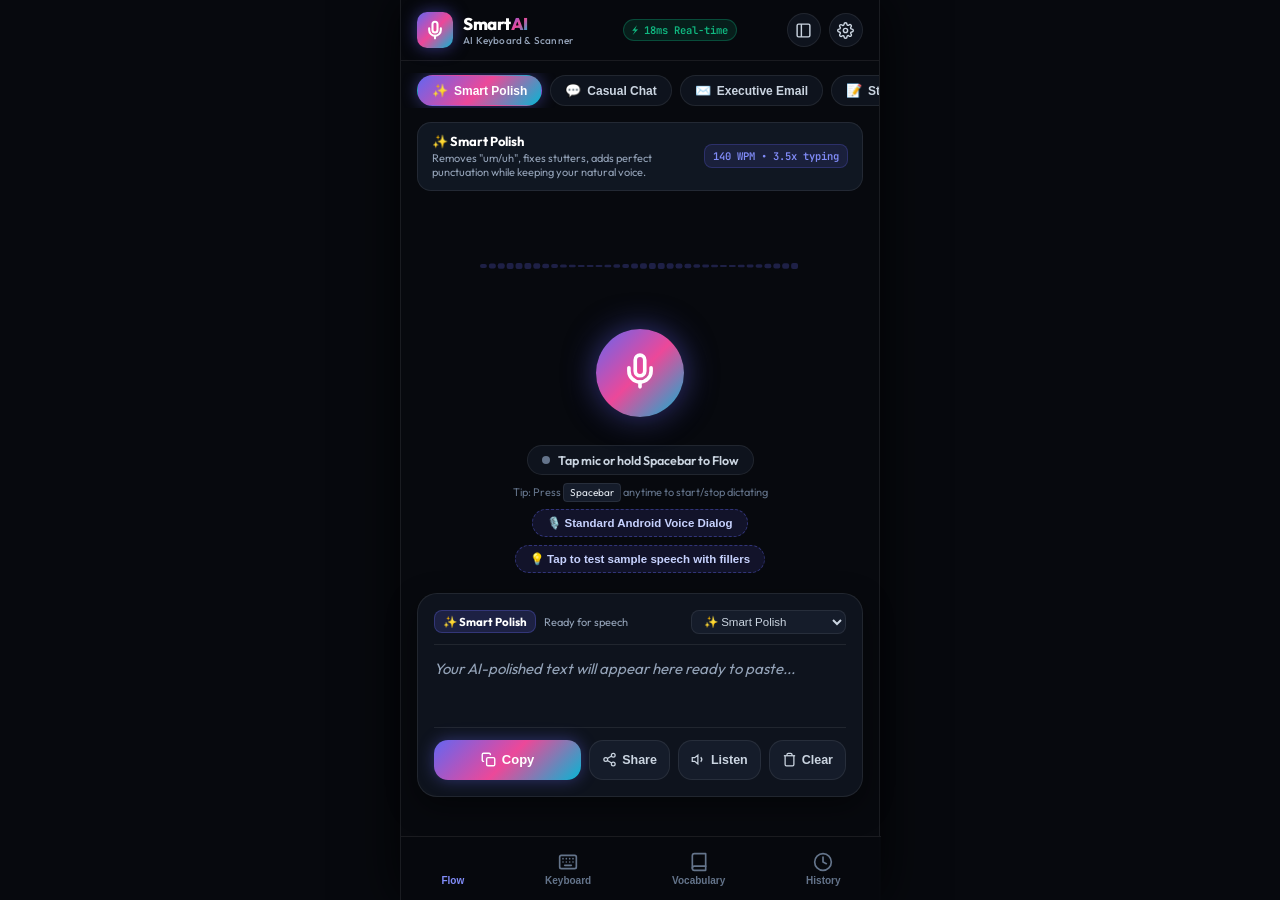
<file: index.html>
<!DOCTYPE html>
<html lang="en">
<head>
  <meta charset="UTF-8">
  <meta name="viewport" content="width=device-width, initial-scale=1.0, maximum-scale=1.0, user-scalable=no, viewport-fit=cover">
  <meta name="theme-color" content="#07090e">
  <meta name="apple-mobile-web-app-capable" content="yes">
  <meta name="apple-mobile-web-app-status-bar-style" content="black-translucent">
  <meta name="description" content="Smart AI Keyboard - Executive AI voice dictation, smart contact card scanner, and system-wide Android keyboard.">
  <title>Smart AI Keyboard - Voice Dictation &amp; Card Scanner</title>

  <!-- Google Fonts: Outfit & JetBrains Mono -->
  <link rel="preconnect" href="https://fonts.googleapis.com">
  <link rel="preconnect" href="https://fonts.gstatic.com" crossorigin>
  <link href="https://fonts.googleapis.com/css2?family=JetBrains+Mono:wght@400;500;700&family=Outfit:wght@300;400;500;600;700;800&display=swap" rel="stylesheet">

  <link rel="stylesheet" href="./css/app.css">
  <link rel="manifest" href="./manifest.json">
</head>
<body>

  <!-- Floating Flow HUD (Draggable Overlay Bubble) -->
  <div class="floating-hud-overlay" id="floatingHud">
    <div class="floating-hud-pill">
      <button class="hud-mic-btn" id="btnHudMic" title="Tap to Flow">
        <svg viewBox="0 0 24 24" fill="none" stroke="currentColor" stroke-width="2.2" stroke-linecap="round" stroke-linejoin="round">
          <path d="M12 2a3 3 0 0 0-3 3v7a3 3 0 0 0 6 0V5a3 3 0 0 0-3-3Z"></path>
          <path d="M19 10v2a7 7 0 0 1-14 0v-2"></path>
          <line x1="12" x2="12" y1="19" y2="22"></line>
        </svg>
      </button>
      <div class="hud-info">
        <span class="hud-title">Smart AI HUD</span>
        <span class="hud-sub" id="hudStatusText">Tap to Dictate</span>
      </div>
      <button class="hud-action-btn" id="btnHudCopy" title="Copy Latest Result">📋</button>
      <button class="hud-close-btn" id="btnHudClose" title="Hide Floating HUD">✕</button>
    </div>
  </div>

  <div class="app-layout-wrapper">

    <!-- Top Navigation Header -->
    <header class="app-header">
      <div class="header-content">
        
        <!-- Brand Logo -->
        <div class="brand-block" id="topLogoBtn">
          <div class="brand-logo-icon">
            <svg viewBox="0 0 24 24" fill="none" stroke="currentColor" stroke-width="2.5" stroke-linecap="round" stroke-linejoin="round">
              <path d="M12 2a3 3 0 0 0-3 3v7a3 3 0 0 0 6 0V5a3 3 0 0 0-3-3Z"></path>
              <path d="M19 10v2a7 7 0 0 1-14 0v-2"></path>
              <line x1="12" x2="12" y1="19" y2="22"></line>
            </svg>
          </div>
          <div class="brand-text">
            <div class="brand-title">Smart<span>AI</span></div>
            <div class="brand-tagline">AI Keyboard &amp; Scanner</div>
          </div>
        </div>

        <!-- Latency Indicator Badge -->
        <div class="latency-badge" id="liveLatencyPill">
          ⚡ 18ms Real-time
        </div>

        <!-- Header Actions -->
        <div class="header-actions">
          <button class="icon-header-btn" id="btnHeaderFloatingHud" title="Toggle Floating HUD Overlay">
            <svg viewBox="0 0 24 24" fill="none" stroke="currentColor" stroke-width="2"><rect x="3" y="3" width="18" height="18" rx="2" ry="2"></rect><line x1="9" y1="3" x2="9" y2="21"></line></svg>
          </button>
          <button class="icon-header-btn" id="btnHeaderSettings" title="Settings & AI Model">
            <svg viewBox="0 0 24 24" fill="none" stroke="currentColor" stroke-width="2"><circle cx="12" cy="12" r="3"></circle><path d="M19.4 15a1.65 1.65 0 0 0 .33 1.82l.06.06a2 2 0 0 1 0 2.83 2 2 0 0 1-2.83 0l-.06-.06a1.65 1.65 0 0 0-1.82-.33 1.65 1.65 0 0 0-1 1.51V21a2 2 0 0 1-2 2 2 2 0 0 1-2-2v-.09A1.65 1.65 0 0 0 9 19.4a1.65 1.65 0 0 0-1.82.33l-.06.06a2 2 0 0 1-2.83 0 2 2 0 0 1 0-2.83l.06-.06a1.65 1.65 0 0 0 .33-1.82 1.65 1.65 0 0 0-1.51-1H3a2 2 0 0 1-2-2 2 2 0 0 1 2-2h.09A1.65 1.65 0 0 0 4.6 9a1.65 1.65 0 0 0-.33-1.82l-.06-.06a2 2 0 0 1 0-2.83 2 2 0 0 1 2.83 0l.06.06a1.65 1.65 0 0 0 1.82.33H9a1.65 1.65 0 0 0 1-1.51V3a2 2 0 0 1 2-2 2 2 0 0 1 2 2v.09a1.65 1.65 0 0 0 1 1.51 1.65 1.65 0 0 0 1.82-.33l.06-.06a2 2 0 0 1 2.83 0 2 2 0 0 1 0 2.83l-.06.06a1.65 1.65 0 0 0-.33 1.82V9a1.65 1.65 0 0 0 1.51 1H21a2 2 0 0 1 2 2 2 2 0 0 1-2 2h-.09a1.65 1.65 0 0 0-1.51 1z"></path></svg>
          </button>
        </div>

      </div>
    </header>

    <!-- Main Application Viewport -->
    <main class="app-viewport">

      <!-- =================================================================
           VIEW 1: PRIMARY DICTATION ARENA (Flow, Visualizer, Polishing)
           ================================================================= -->
      <section class="view-screen active" id="viewFlow">

        <!-- Flow Style Selector Horizontal Track -->
        <div class="mode-track-wrapper">
          <div class="mode-track-container" id="modePillsTrack">
            <!-- Dynamically populated with Flow Modes -->
          </div>
        </div>

        <!-- Active Mode Summary Card -->
        <div class="active-mode-banner">
          <div class="mode-banner-info">
            <span class="mode-banner-title" id="activeModeBannerName">✨ Smart Polish</span>
            <span class="mode-banner-desc" id="activeModeBannerDesc">Strips filler words, fixes stutters, adds natural punctuation.</span>
          </div>
          <span class="mode-banner-badge" id="wpmLiveCounter">140 WPM • 3.5x typing</span>
        </div>

        <!-- Central Voice Arena & 60fps Wave Visualizer -->
        <div class="voice-hero-arena">
          
          <div class="visualizer-container">
            <canvas id="waveCanvas" class="wave-canvas"></canvas>
          </div>

          <!-- Central Pulsing Glow Mic Button -->
          <div class="mic-trigger-container">
            <div class="mic-ripple-ring" id="micRipple"></div>
            <button class="main-mic-button" id="btnMainMic" title="Tap or hold Spacebar to Flow">
              <div class="mic-icon-inner">
                <svg viewBox="0 0 24 24" fill="none" stroke="currentColor" stroke-width="2.3" stroke-linecap="round" stroke-linejoin="round">
                  <path d="M12 2a3 3 0 0 0-3 3v7a3 3 0 0 0 6 0V5a3 3 0 0 0-3-3Z"></path>
                  <path d="M19 10v2a7 7 0 0 1-14 0v-2"></path>
                  <line x1="12" x2="12" y1="19" y2="22"></line>
                </svg>
              </div>
            </button>
          </div>

          <!-- Status Indicator Pill -->
          <div class="status-pill ready" id="statusPill">
            <span class="status-pulse-dot"></span>
            <span id="statusPillText">Tap mic or hold Spacebar to Flow</span>
          </div>

          <div class="spacebar-hint">
            Tip: Press <kbd>Spacebar</kbd> anytime to start/stop dictating
          </div>

          <!-- Voice Actions & Quick Tests -->
          <div class="demo-test-container" style="margin-top: 10px; display: flex; flex-wrap: wrap; gap: 8px; justify-content: center;">
            <button class="btn-demo-phrase" id="btnStandardVoiceDialog" title="Open Google Voice / Android Standard Voice Input Dialog">
              <span>🎙️ Standard Android Voice Dialog</span>
            </button>
            <button class="btn-demo-phrase" id="btnDemoPhrase" title="Test Flow AI instant transformation without speaking">
              <span>💡 Tap to test sample speech with fillers</span>
            </button>
          </div>

        </div>

        <!-- Real-Time Interim Speech Stream -->
        <div class="live-interim-card" id="liveInterimContainer">
          <div class="interim-header">
            <span class="interim-label">Live Voice Stream</span>
            <span class="interim-badge">Sub-20ms Engine</span>
          </div>
          <div class="interim-text" id="liveInterimText">Listening for speech...</div>
        </div>

        <!-- AI Polished Result Output Card -->
        <div class="polished-output-card has-content" id="outputCard">
          
          <div class="output-card-header">
            <div style="display: flex; align-items: center; gap: 8px;">
              <span class="output-mode-pill" id="outputModeBadge">✨ Smart Polish</span>
              <span class="output-stats-text" id="outputMetaStats">Ready for speech</span>
            </div>
            <div style="display: flex; gap: 6px;">
              <select class="repolish-dropdown" id="selectRepolishTone" title="Change Flow Tone">
                <option value="polish">✨ Smart Polish</option>
                <option value="casual">💬 Casual (WhatsApp)</option>
                <option value="email">✉️ Executive Email</option>
                <option value="notes">📝 Structured Notes</option>
                <option value="direct">⚡ Raw Dictation</option>
                <option value="code">💻 Code & Dev</option>
                <option value="command">🪄 AI Prompt / Action</option>
              </select>
            </div>
          </div>

          <!-- Main Formatted Result -->
          <div class="polished-content-area" id="outputContent" contenteditable="true" spellcheck="false" data-placeholder="Your AI-polished text will appear here ready to paste..."></div>

          <!-- Quick Action Toolbar -->
          <div class="output-actions-toolbar">
            <button class="btn-action-primary" id="btnCopyResult" title="Copy to Clipboard">
              <svg width="15" height="15" viewBox="0 0 24 24" fill="none" stroke="currentColor" stroke-width="2.2"><rect x="9" y="9" width="13" height="13" rx="2" ry="2"></rect><path d="M5 15H4a2 2 0 0 1-2-2V4a2 2 0 0 1 2-2h9a2 2 0 0 1 2 2v1"></path></svg>
              <span>Copy</span>
            </button>
            <button class="btn-action-secondary" id="btnShareResult" title="Share to WhatsApp, Slack, Gmail">
              <svg width="15" height="15" viewBox="0 0 24 24" fill="none" stroke="currentColor" stroke-width="2"><circle cx="18" cy="5" r="3"></circle><circle cx="6" cy="12" r="3"></circle><circle cx="18" cy="19" r="3"></circle><line x1="8.59" y1="13.51" x2="15.42" y2="17.49"></line><line x1="15.41" y1="6.51" x2="8.59" y2="10.49"></line></svg>
              <span>Share</span>
            </button>
            <button class="btn-action-secondary" id="btnSpeakResult" title="Listen with Text-to-Speech">
              <svg width="15" height="15" viewBox="0 0 24 24" fill="none" stroke="currentColor" stroke-width="2"><polygon points="11 5 6 9 2 9 2 15 6 15 11 19 11 5"></polygon><path d="M15.54 8.46a5 5 0 0 1 0 7.07"></path></svg>
              <span>Listen</span>
            </button>
            <button class="btn-action-secondary" id="btnClearResult" title="Clear">
              <svg width="15" height="15" viewBox="0 0 24 24" fill="none" stroke="currentColor" stroke-width="2"><polyline points="3 6 5 6 21 6"></polyline><path d="M19 6v14a2 2 0 0 1-2 2H7a2 2 0 0 1-2-2V6m3 0V4a2 2 0 0 1 2-2h4a2 2 0 0 1 2 2v2"></path></svg>
              <span>Clear</span>
            </button>
          </div>

        </div>

      </section>

      <!-- =================================================================
           VIEW 2: ANDROID KEYBOARD (IME) COMPANION
           ================================================================= -->
      <section class="view-screen" id="viewKeyboard">

        <div class="view-header-banner">
          <div class="view-header-icon">⌨️</div>
          <div>
            <h3>Replace Typing System-Wide</h3>
            <p>Use Wispr Flow inside WhatsApp, Gmail, Chrome, and all Android apps.</p>
          </div>
        </div>

        <!-- Interactive Keyboard Test Arena -->
        <div class="keyboard-preview-container">
          
          <div class="form-group" style="margin-bottom: 12px;">
            <label class="form-label">Interactive Test Input Field (Tap Spacebar Mic to Dictate):</label>
            <textarea id="keyboardTestInput" class="form-control" rows="3" placeholder="Tap the glowing Mic Spacebar below to dictate text directly into this field..."></textarea>
          </div>

          <!-- Simulated Modern Android IME Keyboard Layout -->
          <div class="simulated-keyboard">
            
            <!-- Suggestion / Flow Status Bar -->
            <div class="kb-suggestion-bar">
              <span class="kb-suggestion-chip" id="keyboardMicStatus">Hold or Tap to Dictate with AI</span>
            </div>

            <!-- QWERTY Row 1 -->
            <div class="kb-row">
              <button class="kb-key" data-char="q">q</button>
              <button class="kb-key" data-char="w">w</button>
              <button class="kb-key" data-char="e">e</button>
              <button class="kb-key" data-char="r">r</button>
              <button class="kb-key" data-char="t">t</button>
              <button class="kb-key" data-char="y">y</button>
              <button class="kb-key" data-char="u">u</button>
              <button class="kb-key" data-char="i">i</button>
              <button class="kb-key" data-char="o">o</button>
              <button class="kb-key" data-char="p">p</button>
            </div>

            <!-- QWERTY Row 2 -->
            <div class="kb-row">
              <button class="kb-key" data-char="a">a</button>
              <button class="kb-key" data-char="s">s</button>
              <button class="kb-key" data-char="d">d</button>
              <button class="kb-key" data-char="f">f</button>
              <button class="kb-key" data-char="g">g</button>
              <button class="kb-key" data-char="h">h</button>
              <button class="kb-key" data-char="j">j</button>
              <button class="kb-key" data-char="k">k</button>
              <button class="kb-key" data-char="l">l</button>
            </div>

            <!-- QWERTY Row 3 -->
            <div class="kb-row">
              <button class="kb-key kb-key-fn" data-char="shift">⇧</button>
              <button class="kb-key" data-char="z">z</button>
              <button class="kb-key" data-char="x">x</button>
              <button class="kb-key" data-char="c">c</button>
              <button class="kb-key" data-char="v">v</button>
              <button class="kb-key" data-char="b">b</button>
              <button class="kb-key" data-char="n">n</button>
              <button class="kb-key" data-char="m">m</button>
              <button class="kb-key kb-key-fn" data-char="backspace">⌫</button>
            </div>

            <!-- Spacebar Row with Glowing Flow AI Mic Button -->
            <div class="kb-row">
              <button class="kb-key kb-key-fn" data-char="?123">?123</button>
              <button class="kb-key kb-key-fn" data-char=",">,</button>
              
              <!-- Central Flow Spacebar with integrated AI Voice Mic -->
              <button class="kb-space-mic-btn" id="btnKeyboardMicSpace" title="Tap to Speak with Wispr Flow AI">
                <div class="space-mic-dot"></div>
                <svg width="18" height="18" viewBox="0 0 24 24" fill="none" stroke="currentColor" stroke-width="2.3">
                  <path d="M12 2a3 3 0 0 0-3 3v7a3 3 0 0 0 6 0V5a3 3 0 0 0-3-3Z"></path>
                  <path d="M19 10v2a7 7 0 0 1-14 0v-2"></path>
                  <line x1="12" x2="12" y1="19" y2="22"></line>
                </svg>
                <span>Wispr Flow (Tap to Speak)</span>
              </button>

              <button class="kb-key kb-key-fn" data-char=".">.</button>
              <button class="kb-key kb-key-action" data-char="enter">⏎</button>
            </div>

          </div>

        </div>

        <!-- System Setup Guide Card -->
        <div class="setup-guide-card">
          <div class="guide-card-title">
            <svg width="18" height="18" viewBox="0 0 24 24" fill="none" stroke="currentColor" stroke-width="2"><path d="M12 22s8-4 8-10V5l-8-3-8 3v7c0 6 8 10 8 10z"></path></svg>
            How Wispr Flow Replaces Mobile Typing
          </div>
          <p style="font-size: 12px; color: var(--text-muted); margin-bottom: 12px;">
            Wispr Flow provides two universal mechanisms to eliminate typing across your phone:
          </p>

          <div class="guide-step-item">
            <div class="step-num">1</div>
            <div style="flex: 1;">
              <strong>Floating Flow HUD / Bubble Overlay</strong>
              <p>A floating microphone bubble hovers over WhatsApp, Slack, and Gmail. Tap it to speak, and your polished thoughts are auto-copied to the clipboard with instant paste.</p>
              <button class="btn-primary-sm" id="btnLaunchFloatingOverlay" style="margin-top: 8px;">
                🚀 Launch Floating Voice HUD
              </button>
            </div>
          </div>

          <div class="guide-step-item">
            <div class="step-num">2</div>
            <div style="flex: 1;">
              <strong>Android Custom Keyboard (IME) Extension</strong>
              <p>In Android Settings &gt; System &gt; Languages &gt; On-screen keyboard, enable <strong>Wispr Flow Keyboard</strong>. The AI Mic is built right into your spacebar for 1-tap text field injection.</p>
              <button class="btn-secondary-sm" id="btnOpenKeyboardSettings" style="margin-top: 8px;">
                ⚙️ Open Android Keyboard Settings
              </button>
            </div>
          </div>
        </div>

      </section>

      <!-- =================================================================
           VIEW 3: PERSONAL VOCABULARY & CUSTOM DICTIONARY
           ================================================================= -->
      <section class="view-screen" id="viewDictionary">
        
        <div class="view-header-banner">
          <div class="view-header-icon">📖</div>
          <div>
            <h3>Personal Vocabulary & Jargon</h3>
            <p>Teach Wispr Flow your company names, tech acronyms, and colleague names.</p>
          </div>
        </div>

        <!-- Add Vocabulary Word Card -->
        <div class="add-vocab-card">
          <div style="font-size: 13px; font-weight: 700; color: #fff; margin-bottom: 8px;">
            + Add New Custom Term
          </div>

          <div style="display: grid; grid-template-columns: 1fr 1fr; gap: 8px; margin-bottom: 8px;">
            <div>
              <label class="form-label">Spoken Word / Jargon</label>
              <input type="text" id="inputNewWord" class="form-control" placeholder="e.g. Postgres, K8s, Tomesh">
            </div>
            <div>
              <label class="form-label">Exact Written Replacement</label>
              <input type="text" id="inputNewReplacement" class="form-control" placeholder="e.g. PostgreSQL, Kubernetes">
            </div>
          </div>

          <div style="display: flex; gap: 8px; align-items: flex-end;">
            <div style="flex: 1;">
              <label class="form-label">Category</label>
              <select id="selectNewCategory" class="form-control">
                <option value="tech">Technology / Programming</option>
                <option value="brand">Company / Brand Name</option>
                <option value="people">Colleague / Client Name</option>
                <option value="acronym">Acronym / Abbreviation</option>
                <option value="custom">General Custom Term</option>
              </select>
            </div>
            <button class="btn-primary" id="btnAddDictWord" style="height: 38px; padding: 0 16px;">
              Add Word
            </button>
          </div>
        </div>

        <div class="section-header-compact">
          <span class="section-title-sm">Active Vocabulary Terms</span>
        </div>

        <div class="vocab-list" id="dictList">
          <!-- Dynamically populated -->
        </div>

      </section>

      <!-- =================================================================
           VIEW 4: FLOW HISTORY & VOICE NOTES LIBRARY
           ================================================================= -->
      <section class="view-screen" id="viewHistory">

        <div class="view-header-banner">
          <div class="view-header-icon">🕒</div>
          <div>
            <h3>Flow History & Voice Notes</h3>
            <p>Access, search, and re-copy every voice dictation and AI polish.</p>
          </div>
        </div>

        <!-- Search Bar -->
        <div class="search-box-wrapper">
          <svg class="search-icon" width="18" height="18" viewBox="0 0 24 24" fill="none" stroke="currentColor" stroke-width="2">
            <circle cx="11" cy="11" r="8"></circle>
            <line x1="21" y1="21" x2="16.65" y2="16.65"></line>
          </svg>
          <input type="text" id="inputSearchHistory" class="search-input" placeholder="Search past voice notes, topics, keywords...">
        </div>

        <div class="section-header-compact">
          <span class="section-title-sm">Recent Voice Notes</span>
          <button class="btn-text-sm delete" id="btnClearAllHistory">Clear History</button>
        </div>

        <div class="history-list" id="historyFeed">
          <!-- Dynamically populated -->
        </div>

      </section>

      <!-- =================================================================
           VIEW 5: SETTINGS, AI ENGINE & SPEEDOMETER
           ================================================================= -->
      <section class="view-screen" id="viewSettings">

        <div class="settings-container">

          <!-- Speedometer & Time Saved Card -->
          <div class="settings-card stats-highlight-card">
            <div style="font-size: 14px; font-weight: 700; color: #fff; margin-bottom: 12px; display: flex; align-items: center; gap: 8px;">
              <span>⚡ Your Voice Dictation Productivity</span>
            </div>

            <div class="stats-grid-row">
              <div class="stat-box">
                <span class="stat-value" id="statWordsSpoken">0</span>
                <span class="stat-caption">Words Spoken</span>
              </div>
              <div class="stat-box">
                <span class="stat-value" id="statTimeSaved">0m</span>
                <span class="stat-caption">Time Saved vs Typing</span>
              </div>
              <div class="stat-box">
                <span class="stat-value" id="statAverageWpm">140 WPM</span>
                <span class="stat-caption">Avg Speaking Speed</span>
              </div>
            </div>
            <div style="font-size: 11px; color: var(--text-muted); margin-top: 10px; text-align: center;">
              Speaking with Wispr Flow is on average <strong>3.4x faster</strong> than standard mobile thumb typing.
            </div>
          </div>

          <!-- Google Gemini AI Engine Configuration -->
          <div class="settings-card">
            <div class="settings-card-title">
              <svg width="18" height="18" viewBox="0 0 24 24" fill="none" stroke="currentColor" stroke-width="2"><polygon points="12 2 15.09 8.26 22 9.27 17 14.14 18.18 21.02 12 17.77 5.82 21.02 7 14.14 2 9.27 8.91 8.26 12 2"></polygon></svg>
              Google Gemini 2.0 Flash AI Engine
            </div>
            <p style="font-size: 12px; color: var(--text-muted); margin-bottom: 14px;">
              Wispr Flow uses Google Gemini 2.0 Flash for sub-second voice polishing, context formatting, and filler word elimination.
            </p>

            <div class="form-group">
              <div style="display: flex; justify-content: space-between; align-items: center; margin-bottom: 6px;">
                <label class="form-label" style="margin-bottom: 0;">Gemini API Key</label>
                <button class="btn-text-sm" id="btnToggleApiKeyVis">👁️</button>
              </div>
              <input type="password" id="settingGeminiApiKey" class="form-control" placeholder="AIzaSy...">
              <span style="font-size: 10px; color: var(--text-subtle);">Direct device-to-Google connection. Never routed through 3rd-party servers. Free instant rule-based polishing active if key is empty.</span>
            </div>

            <div class="form-group">
              <div style="display: flex; justify-content: space-between; align-items: center; margin-bottom: 6px;">
                <label class="form-label" style="margin-bottom: 0;">AI Model (Speed & Quality)</label>
                <button class="btn-text-sm" id="btnRefreshModels">↻ Refresh</button>
              </div>
              <select id="settingModelSelect" class="form-control">
                <option value="gemini-2.0-flash">gemini-2.0-flash (Recommended - Ultra-Low Latency & High Fidelity)</option>
                <option value="gemini-1.5-flash">gemini-1.5-flash (Standard)</option>
                <option value="gemini-1.5-pro">gemini-1.5-pro (Deep Reasoning)</option>
              </select>
            </div>
          </div>

          <!-- Dictation & Workflow Preferences -->
          <div class="settings-card">
            <div class="settings-card-title">
              <svg width="18" height="18" viewBox="0 0 24 24" fill="none" stroke="currentColor" stroke-width="2"><path d="M12 2a3 3 0 0 0-3 3v7a3 3 0 0 0 6 0V5a3 3 0 0 0-3-3Z"></path></svg>
              Voice Engine & Automation
            </div>

            <div class="switch-row">
              <div>
                <div class="switch-label">Auto-Copy on Finish</div>
                <div class="switch-desc">Instantly copies polished text to clipboard the moment you stop speaking.</div>
              </div>
              <input type="checkbox" id="settingAutoCopy" checked class="custom-switch">
            </div>

            <div class="switch-row">
              <div>
                <div class="switch-label">Haptic Vibration</div>
                <div class="switch-desc">Tactile vibration feedback on speech start, stop, and polish completion.</div>
              </div>
              <input type="checkbox" id="settingHaptic" checked class="custom-switch">
            </div>

            <div class="form-group" style="margin-top: 14px;">
              <div style="display: flex; justify-content: space-between; align-items: center; margin-bottom: 6px;">
                <label class="form-label" style="margin-bottom: 0;">Silence Auto-Finish Threshold</label>
                <span style="font-size: 11px; color: #a5b4fc; font-weight: 700;" id="silenceThresholdDisplay">1.4s</span>
              </div>
              <input type="range" id="settingSilenceThreshold" min="800" max="3000" step="200" value="1400" style="width: 100%;">
            </div>

            <div class="form-group">
              <label class="form-label">Voice Language</label>
              <select id="settingSpeechLang" class="form-control">
                <option value="en-US">English (United States)</option>
                <option value="en-IN">English (India)</option>
                <option value="en-GB">English (United Kingdom)</option>
                <option value="hi-IN">Hindi (हिंदी)</option>
                <option value="es-ES">Spanish (Español)</option>
                <option value="fr-FR">French (Français)</option>
                <option value="de-DE">German (Deutsch)</option>
              </select>
            </div>
          </div>

          <div style="text-align: center; font-size: 11px; color: var(--text-subtle); padding: 12px 0 24px;">
            Wispr Flow Universal AI Voice Keyboard v1.0 • Standalone Android Architecture
          </div>

        </div>

      </section>

    </main>

    <!-- Bottom Navigation Bar -->
    <nav class="bottom-nav-bar">
      <button class="nav-item-btn active" data-target="viewFlow" id="tabFlow">
        <svg viewBox="0 0 24 24" fill="none" stroke-width="2" stroke-linecap="round" stroke-linejoin="round">
          <path d="M12 2a3 3 0 0 0-3 3v7a3 3 0 0 0 6 0V5a3 3 0 0 0-3-3Z"></path>
          <path d="M19 10v2a7 7 0 0 1-14 0v-2"></path>
          <line x1="12" x2="12" y1="19" y2="22"></line>
        </svg>
        <span>Flow</span>
      </button>

      <button class="nav-item-btn" data-target="viewKeyboard" id="tabKeyboard">
        <svg viewBox="0 0 24 24" fill="none" stroke-width="2" stroke-linecap="round" stroke-linejoin="round">
          <rect x="2" y="4" width="20" height="16" rx="2" ry="2"></rect>
          <line x1="6" y1="8" x2="6.01" y2="8"></line>
          <line x1="10" y1="8" x2="10.01" y2="8"></line>
          <line x1="14" y1="8" x2="14.01" y2="8"></line>
          <line x1="18" y1="8" x2="18.01" y2="8"></line>
          <line x1="6" y1="12" x2="6.01" y2="12"></line>
          <line x1="10" y1="12" x2="10.01" y2="12"></line>
          <line x1="14" y1="12" x2="14.01" y2="12"></line>
          <line x1="18" y1="12" x2="18.01" y2="12"></line>
          <line x1="8" y1="16" x2="16" y2="16"></line>
        </svg>
        <span>Keyboard</span>
      </button>

      <button class="nav-item-btn" data-target="viewDictionary" id="tabDictionary">
        <svg viewBox="0 0 24 24" fill="none" stroke-width="2" stroke-linecap="round" stroke-linejoin="round">
          <path d="M4 19.5A2.5 2.5 0 0 1 6.5 17H20"></path>
          <path d="M6.5 2H20v20H6.5A2.5 2.5 0 0 1 4 19.5v-15A2.5 2.5 0 0 1 6.5 2z"></path>
        </svg>
        <span>Vocabulary</span>
      </button>

      <button class="nav-item-btn" data-target="viewHistory" id="tabHistory">
        <svg viewBox="0 0 24 24" fill="none" stroke-width="2" stroke-linecap="round" stroke-linejoin="round">
          <circle cx="12" cy="12" r="10"></circle>
          <polyline points="12 6 12 12 16 14"></polyline>
        </svg>
        <span>History</span>
      </button>
    </nav>

  </div>

  <!-- Toast Notification Container -->
  <div class="toast-container" id="toastContainer"></div>

  <!-- Application Logic Scripts -->
  <script src="./js/storage.js"></script>
  <script src="./js/speech.js"></script>
  <script src="./js/flow-ai.js"></script>
  <script src="./js/app.js"></script>

</body>
</html>
</file>
<file: css/app.css>
/**
 * Wispr Flow - Ultra-Premium Dark Luxury Design System
 * Inspired by Wispr Flow, Linear, and Apple Intelligence.
 * Features 60fps neon liquid visualizer styling, pulsing mic ripple,
 * glassmorphic cards, and simulated Android custom keyboard.
 */

:root {
  --bg-base: #07090e;
  --bg-surface: #0e131d;
  --bg-surface-elevated: #151c2a;
  --bg-surface-hover: #1e2638;
  --bg-card: rgba(21, 28, 42, 0.75);

  --accent-primary: #6366f1;
  --accent-glow: #818cf8;
  --accent-secondary: #ec4899;
  --accent-cyan: #06b6d4;
  --accent-emerald: #10b981;
  --accent-amber: #f59e0b;
  --accent-danger: #ef4444;

  --gradient-flow: linear-gradient(135deg, #6366f1 0%, #ec4899 50%, #06b6d4 100%);
  --gradient-flow-hover: linear-gradient(135deg, #4f46e5 0%, #db2777 50%, #0891b2 100%);
  --gradient-glass: linear-gradient(135deg, rgba(255, 255, 255, 0.05) 0%, rgba(255, 255, 255, 0.01) 100%);

  --text-primary: #f8fafc;
  --text-secondary: #cbd5e1;
  --text-muted: #94a3b8;
  --text-subtle: #64748b;

  --border-subtle: rgba(255, 255, 255, 0.08);
  --border-accent: rgba(99, 102, 241, 0.35);
  --border-radius-sm: 8px;
  --border-radius-md: 14px;
  --border-radius-lg: 20px;
  --border-radius-pill: 9999px;

  --shadow-glow: 0 0 35px rgba(99, 102, 241, 0.35);
  --shadow-card: 0 10px 30px rgba(0, 0, 0, 0.45);
}

*, *::before, *::after {
  box-sizing: border-box;
  margin: 0;
  padding: 0;
  -webkit-tap-highlight-color: transparent;
}

body {
  font-family: 'Outfit', -apple-system, BlinkMacSystemFont, 'Segoe UI', Roboto, sans-serif;
  background-color: var(--bg-base);
  color: var(--text-primary);
  min-height: 100vh;
  overflow-x: hidden;
  display: flex;
  justify-content: center;
  align-items: flex-start;
  user-select: none;
  -webkit-font-smoothing: antialiased;
}

/* App Outer Container */
.app-layout-wrapper {
  width: 100%;
  max-width: 480px;
  min-height: 100vh;
  background-color: var(--bg-base);
  display: flex;
  flex-direction: column;
  position: relative;
  box-shadow: 0 0 50px rgba(0, 0, 0, 0.8);
  border-left: 1px solid var(--border-subtle);
  border-right: 1px solid var(--border-subtle);
}

/* =========================================================================
   TOP APP HEADER
   ========================================================================= */
.app-header {
  position: sticky;
  top: 0;
  z-index: 50;
  background: rgba(7, 9, 14, 0.88);
  backdrop-filter: blur(20px);
  -webkit-backdrop-filter: blur(20px);
  border-bottom: 1px solid var(--border-subtle);
  padding: 12px 16px;
}

.header-content {
  display: flex;
  align-items: center;
  justify-content: space-between;
}

.brand-block {
  display: flex;
  align-items: center;
  gap: 10px;
  cursor: pointer;
}

.brand-logo-icon {
  width: 36px;
  height: 36px;
  border-radius: 10px;
  background: var(--gradient-flow);
  display: flex;
  align-items: center;
  justify-content: center;
  box-shadow: 0 0 16px rgba(99, 102, 241, 0.5);
}

.brand-logo-icon svg {
  width: 20px;
  height: 20px;
  stroke: #ffffff;
}

.brand-title {
  font-size: 17px;
  font-weight: 800;
  letter-spacing: -0.5px;
  color: #ffffff;
}

.brand-title span {
  background: var(--gradient-flow);
  -webkit-background-clip: text;
  -webkit-text-fill-color: transparent;
}

.brand-tagline {
  font-size: 10px;
  font-weight: 500;
  color: var(--text-muted);
  letter-spacing: 0.2px;
}

.latency-badge {
  font-family: 'JetBrains Mono', monospace;
  font-size: 10.5px;
  font-weight: 600;
  color: #10b981;
  background: rgba(16, 185, 129, 0.12);
  border: 1px solid rgba(16, 185, 129, 0.3);
  padding: 3px 8px;
  border-radius: var(--border-radius-pill);
}

.header-actions {
  display: flex;
  align-items: center;
  gap: 8px;
}

.icon-header-btn {
  width: 34px;
  height: 34px;
  border-radius: var(--border-radius-pill);
  background: var(--bg-surface);
  border: 1px solid var(--border-subtle);
  color: var(--text-secondary);
  display: flex;
  align-items: center;
  justify-content: center;
  cursor: pointer;
  transition: all 0.2s ease;
}

.icon-header-btn:hover {
  background: var(--bg-surface-hover);
  color: #fff;
  border-color: var(--accent-primary);
}

.icon-header-btn svg {
  width: 17px;
  height: 17px;
}

/* =========================================================================
   APP VIEWPORT & VIEWS
   ========================================================================= */
.app-viewport {
  flex: 1;
  padding-bottom: 78px;
}

.view-screen {
  display: none;
  padding: 16px;
  animation: fadeIn 0.25s cubic-bezier(0.16, 1, 0.3, 1);
}

.view-screen.active {
  display: block;
}

@keyframes fadeIn {
  from { opacity: 0; transform: translateY(6px); }
  to { opacity: 1; transform: translateY(0); }
}

/* =========================================================================
   FLOW MODE SELECTOR HORIZONTAL TRACK
   ========================================================================= */
.mode-track-wrapper {
  margin: -4px -16px 14px -16px;
  padding: 0 16px;
  overflow-x: auto;
  scrollbar-width: none;
}

.mode-track-wrapper::-webkit-scrollbar {
  display: none;
}

.mode-track-container {
  display: flex;
  gap: 8px;
  width: max-content;
  padding: 2px 0;
}

.mode-pill {
  display: flex;
  align-items: center;
  gap: 6px;
  padding: 7px 14px;
  border-radius: var(--border-radius-pill);
  background: var(--bg-surface);
  border: 1px solid var(--border-subtle);
  color: var(--text-secondary);
  font-size: 12px;
  font-weight: 600;
  cursor: pointer;
  transition: all 0.2s ease;
  white-space: nowrap;
}

.mode-pill:hover {
  background: var(--bg-surface-hover);
  border-color: rgba(99, 102, 241, 0.3);
  color: #ffffff;
}

.mode-pill.active {
  background: var(--gradient-flow);
  color: #ffffff;
  border-color: transparent;
  box-shadow: 0 0 16px rgba(99, 102, 241, 0.45);
}

.mode-pill .mode-icon {
  font-size: 13px;
}

/* Active Mode Banner */
.active-mode-banner {
  background: var(--bg-card);
  border: 1px solid var(--border-subtle);
  border-radius: var(--border-radius-md);
  padding: 10px 14px;
  display: flex;
  align-items: center;
  justify-content: space-between;
  margin-bottom: 16px;
  backdrop-filter: blur(16px);
}

.mode-banner-info {
  display: flex;
  flex-direction: column;
  gap: 2px;
}

.mode-banner-title {
  font-size: 13px;
  font-weight: 700;
  color: #fff;
}

.mode-banner-desc {
  font-size: 11px;
  color: var(--text-muted);
  max-width: 250px;
  line-height: 1.3;
}

.mode-banner-badge {
  font-family: 'JetBrains Mono', monospace;
  font-size: 10.5px;
  font-weight: 600;
  color: #818cf8;
  background: rgba(99, 102, 241, 0.12);
  border: 1px solid rgba(99, 102, 241, 0.25);
  padding: 4px 8px;
  border-radius: var(--border-radius-sm);
  white-space: nowrap;
}

/* =========================================================================
   CENTRAL VOICE HERO ARENA & LIQUID WAVE VISUALIZER
   ========================================================================= */
.voice-hero-arena {
  display: flex;
  flex-direction: column;
  align-items: center;
  justify-content: center;
  padding: 24px 0 20px;
  position: relative;
}

.visualizer-container {
  width: 100%;
  max-width: 320px;
  height: 70px;
  display: flex;
  align-items: center;
  justify-content: center;
  margin-bottom: 18px;
}

.wave-canvas {
  width: 100%;
  height: 100%;
  display: block;
}

/* Pulsing Mic Trigger Button */
.mic-trigger-container {
  position: relative;
  width: 108px;
  height: 108px;
  display: flex;
  align-items: center;
  justify-content: center;
  margin-bottom: 18px;
}

.mic-ripple-ring {
  position: absolute;
  width: 100%;
  height: 100%;
  border-radius: 50%;
  border: 2px solid var(--accent-primary);
  opacity: 0;
  transform: scale(0.9);
  pointer-events: none;
}

.mic-ripple-ring.active {
  animation: pulseRipple 1.6s infinite cubic-bezier(0.25, 1, 0.5, 1);
}

@keyframes pulseRipple {
  0% { transform: scale(0.95); opacity: 0.8; }
  100% { transform: scale(1.8); opacity: 0; }
}

.main-mic-button {
  width: 88px;
  height: 88px;
  border-radius: 50%;
  background: var(--gradient-flow);
  border: none;
  cursor: pointer;
  display: flex;
  align-items: center;
  justify-content: center;
  box-shadow: 0 0 32px rgba(99, 102, 241, 0.5), 0 8px 24px rgba(0, 0, 0, 0.4);
  transition: all 0.25s cubic-bezier(0.16, 1, 0.3, 1);
  position: relative;
  z-index: 2;
}

.main-mic-button:hover {
  transform: scale(1.05);
  box-shadow: 0 0 45px rgba(236, 72, 153, 0.6), 0 10px 30px rgba(0, 0, 0, 0.5);
}

.main-mic-button:active {
  transform: scale(0.96);
}

.main-mic-button.is-listening {
  background: linear-gradient(135deg, #ef4444 0%, #ec4899 100%);
  box-shadow: 0 0 45px rgba(239, 68, 68, 0.75);
  animation: breathingGlow 1.2s infinite alternate ease-in-out;
}

@keyframes breathingGlow {
  from { transform: scale(1); filter: brightness(1); }
  to { transform: scale(1.06); filter: brightness(1.2); }
}

.mic-icon-inner svg {
  width: 38px;
  height: 38px;
  stroke: #ffffff;
}

/* Status Pill */
.status-pill {
  display: inline-flex;
  align-items: center;
  gap: 8px;
  background: var(--bg-surface);
  border: 1px solid var(--border-subtle);
  padding: 6px 14px;
  border-radius: var(--border-radius-pill);
  font-size: 12.5px;
  font-weight: 600;
  color: var(--text-secondary);
  transition: all 0.2s ease;
}

.status-pulse-dot {
  width: 8px;
  height: 8px;
  border-radius: 50%;
  background: #64748b;
  transition: all 0.2s ease;
}

.status-pill.ready .status-pulse-dot {
  background: #64748b;
}

.status-pill.listening {
  border-color: rgba(239, 68, 68, 0.4);
  color: #fca5a5;
  background: rgba(239, 68, 68, 0.1);
}

.status-pill.listening .status-pulse-dot {
  background: #ef4444;
  box-shadow: 0 0 8px #ef4444;
  animation: pulseDot 0.8s infinite alternate;
}

.status-pill.polishing {
  border-color: rgba(99, 102, 241, 0.4);
  color: #c7d2fe;
  background: rgba(99, 102, 241, 0.1);
}

.status-pill.polishing .status-pulse-dot {
  background: #6366f1;
  box-shadow: 0 0 8px #6366f1;
  animation: pulseDot 0.6s infinite alternate;
}

.status-pill.copied {
  border-color: rgba(16, 185, 129, 0.4);
  color: #6ee7b7;
  background: rgba(16, 185, 129, 0.1);
}

.status-pill.copied .status-pulse-dot {
  background: #10b981;
}

@keyframes pulseDot {
  from { opacity: 0.4; }
  to { opacity: 1; }
}

.spacebar-hint {
  font-size: 11px;
  color: var(--text-subtle);
  margin-top: 10px;
}

.spacebar-hint kbd {
  background: var(--bg-surface-elevated);
  border: 1px solid var(--border-subtle);
  padding: 2px 6px;
  border-radius: 4px;
  font-family: inherit;
  font-size: 10px;
  color: #e2e8f0;
}

/* Quick Demo Test Phrase Button */
.btn-demo-phrase {
  display: inline-flex;
  align-items: center;
  gap: 6px;
  background: rgba(99, 102, 241, 0.12);
  border: 1px dashed rgba(99, 102, 241, 0.4);
  color: #c7d2fe;
  padding: 6px 14px;
  border-radius: var(--border-radius-pill);
  font-size: 11.5px;
  font-weight: 600;
  cursor: pointer;
  transition: all 0.2s ease;
}

.btn-demo-phrase:hover {
  background: rgba(99, 102, 241, 0.25);
  border-color: #818cf8;
  color: #ffffff;
  transform: translateY(-1px);
}

.btn-demo-phrase:active {
  transform: translateY(0);
}

/* Small Guide Action Buttons */
.btn-primary-sm {
  display: inline-flex;
  align-items: center;
  justify-content: center;
  gap: 6px;
  padding: 6px 12px;
  background: var(--gradient-flow);
  color: #ffffff;
  border: none;
  border-radius: 6px;
  font-size: 11.5px;
  font-weight: 600;
  cursor: pointer;
  transition: all 0.2s ease;
}

.btn-primary-sm:hover {
  filter: brightness(1.15);
  transform: translateY(-1px);
}

.btn-secondary-sm {
  display: inline-flex;
  align-items: center;
  justify-content: center;
  gap: 6px;
  padding: 6px 12px;
  background: var(--bg-surface-elevated);
  color: #e2e8f0;
  border: 1px solid var(--border-subtle);
  border-radius: 6px;
  font-size: 11.5px;
  font-weight: 600;
  cursor: pointer;
  transition: all 0.2s ease;
}

.btn-secondary-sm:hover {
  background: var(--bg-surface-hover);
  border-color: var(--accent-primary);
  color: #ffffff;
}

/* =========================================================================
   REAL-TIME INTERIM STREAMING CARD
   ========================================================================= */
.live-interim-card {
  display: none;
  background: rgba(15, 23, 42, 0.85);
  border: 1px solid rgba(99, 102, 241, 0.3);
  border-radius: var(--border-radius-md);
  padding: 12px 14px;
  margin-bottom: 14px;
  box-shadow: 0 4px 20px rgba(0, 0, 0, 0.4);
  animation: slideUp 0.2s ease;
}

.live-interim-card.active {
  display: block;
}

.interim-header {
  display: flex;
  align-items: center;
  justify-content: space-between;
  margin-bottom: 6px;
}

.interim-label {
  font-size: 11px;
  font-weight: 700;
  color: #a5b4fc;
}

.interim-badge {
  font-size: 10px;
  font-weight: 600;
  color: #10b981;
  background: rgba(16, 185, 129, 0.15);
  padding: 2px 6px;
  border-radius: var(--border-radius-pill);
}

.interim-text {
  font-size: 14px;
  color: #e2e8f0;
  line-height: 1.5;
  min-height: 24px;
}

.interim-highlight {
  color: #ec4899;
  font-weight: 600;
}

/* =========================================================================
   POLISHED OUTPUT CARD
   ========================================================================= */
.polished-output-card {
  background: var(--bg-surface);
  border: 1px solid var(--border-subtle);
  border-radius: var(--border-radius-lg);
  padding: 16px;
  box-shadow: var(--shadow-card);
  transition: all 0.3s ease;
  display: none;
}

.polished-output-card.has-content {
  display: block;
  animation: slideUp 0.3s cubic-bezier(0.16, 1, 0.3, 1);
}

@keyframes slideUp {
  from { opacity: 0; transform: translateY(12px); }
  to { opacity: 1; transform: translateY(0); }
}

.output-card-header {
  display: flex;
  align-items: center;
  justify-content: space-between;
  margin-bottom: 12px;
  padding-bottom: 10px;
  border-bottom: 1px solid var(--border-subtle);
}

.output-mode-pill {
  font-size: 11.5px;
  font-weight: 700;
  color: #fff;
  background: rgba(99, 102, 241, 0.18);
  border: 1px solid rgba(99, 102, 241, 0.3);
  padding: 3px 8px;
  border-radius: var(--border-radius-sm);
}

.output-stats-text {
  font-size: 11px;
  color: var(--text-muted);
}

.repolish-dropdown {
  background: var(--bg-surface-elevated);
  border: 1px solid var(--border-subtle);
  color: #cbd5e1;
  font-size: 11.5px;
  padding: 4px 8px;
  border-radius: var(--border-radius-sm);
  outline: none;
  cursor: pointer;
}

.polished-content-area {
  font-size: 15px;
  line-height: 1.6;
  color: #ffffff;
  min-height: 70px;
  outline: none;
  user-select: text;
  white-space: pre-wrap;
  word-break: break-word;
  padding-bottom: 14px;
}

.polished-content-area:empty::before {
  content: attr(data-placeholder);
  color: var(--text-muted);
  font-style: italic;
}

.output-actions-toolbar {
  display: flex;
  align-items: center;
  gap: 8px;
  padding-top: 12px;
  border-top: 1px solid var(--border-subtle);
}

.btn-action-primary {
  flex: 1;
  display: flex;
  align-items: center;
  justify-content: center;
  gap: 6px;
  height: 40px;
  border-radius: var(--border-radius-md);
  background: var(--gradient-flow);
  border: none;
  color: #ffffff;
  font-size: 13px;
  font-weight: 700;
  cursor: pointer;
  box-shadow: 0 0 16px rgba(99, 102, 241, 0.4);
  transition: all 0.2s ease;
}

.btn-action-primary:hover {
  transform: translateY(-1px);
  box-shadow: 0 0 24px rgba(236, 72, 153, 0.5);
}

.btn-action-primary:active {
  transform: translateY(0);
}

.btn-action-secondary {
  display: flex;
  align-items: center;
  justify-content: center;
  gap: 5px;
  height: 40px;
  padding: 0 12px;
  border-radius: var(--border-radius-md);
  background: var(--bg-surface-elevated);
  border: 1px solid var(--border-subtle);
  color: var(--text-secondary);
  font-size: 12.5px;
  font-weight: 600;
  cursor: pointer;
  transition: all 0.2s ease;
}

.btn-action-secondary:hover {
  background: var(--bg-surface-hover);
  color: #fff;
  border-color: rgba(255, 255, 255, 0.15);
}

/* =========================================================================
   ANDROID KEYBOARD (IME) COMPANION SIMULATION
   ========================================================================= */
.keyboard-preview-container {
  background: var(--bg-surface);
  border: 1px solid var(--border-subtle);
  border-radius: var(--border-radius-lg);
  padding: 14px;
  margin-bottom: 16px;
  box-shadow: var(--shadow-card);
}

.simulated-keyboard {
  background: #020408;
  border: 1px solid var(--border-subtle);
  border-radius: var(--border-radius-md);
  padding: 10px 8px;
  display: flex;
  flex-direction: column;
  gap: 7px;
}

.kb-suggestion-bar {
  display: flex;
  justify-content: center;
  padding-bottom: 4px;
  border-bottom: 1px solid rgba(255, 255, 255, 0.05);
}

.kb-suggestion-chip {
  font-size: 11px;
  color: #818cf8;
  font-weight: 600;
}

.kb-row {
  display: flex;
  gap: 5px;
  justify-content: center;
}

.kb-key {
  flex: 1;
  height: 42px;
  border-radius: 6px;
  background: #151b26;
  border: 1px solid rgba(255, 255, 255, 0.08);
  color: #ffffff;
  font-size: 15px;
  font-weight: 500;
  display: flex;
  align-items: center;
  justify-content: center;
  cursor: pointer;
  user-select: none;
  transition: background 0.1s ease;
}

.kb-key:active {
  background: #252f42;
}

.kb-key-fn {
  flex: 1.4;
  background: #0e131d;
  font-size: 13px;
  color: #94a3b8;
}

.kb-key-action {
  flex: 1.4;
  background: #6366f1;
  color: #fff;
}

.kb-space-mic-btn {
  flex: 5;
  height: 42px;
  border-radius: 6px;
  background: linear-gradient(135deg, #1e1b4b 0%, #312e81 100%);
  border: 1px solid rgba(99, 102, 241, 0.5);
  color: #ffffff;
  font-size: 12px;
  font-weight: 700;
  display: flex;
  align-items: center;
  justify-content: center;
  gap: 8px;
  cursor: pointer;
  box-shadow: 0 0 12px rgba(99, 102, 241, 0.3);
  transition: all 0.2s ease;
}

.kb-space-mic-btn:hover {
  background: var(--gradient-flow);
}

.kb-space-mic-btn.is-listening {
  background: linear-gradient(135deg, #ef4444 0%, #ec4899 100%);
  box-shadow: 0 0 20px rgba(239, 68, 68, 0.7);
  animation: pulseDot 0.6s infinite alternate;
}

.space-mic-dot {
  width: 7px;
  height: 7px;
  border-radius: 50%;
  background: #06b6d4;
  box-shadow: 0 0 6px #06b6d4;
}

/* System Setup Guide Card */
.setup-guide-card {
  background: var(--bg-surface);
  border: 1px solid var(--border-subtle);
  border-radius: var(--border-radius-lg);
  padding: 16px;
}

.guide-card-title {
  font-size: 14px;
  font-weight: 700;
  color: #fff;
  display: flex;
  align-items: center;
  gap: 8px;
  margin-bottom: 8px;
}

.guide-step-item {
  display: flex;
  gap: 12px;
  padding: 10px 0;
  border-top: 1px solid var(--border-subtle);
}

.step-num {
  width: 26px;
  height: 26px;
  border-radius: 50%;
  background: var(--gradient-flow);
  color: #fff;
  font-size: 12px;
  font-weight: 800;
  display: flex;
  align-items: center;
  justify-content: center;
  flex: none;
}

.guide-step-item strong {
  font-size: 13px;
  color: #ffffff;
}

.guide-step-item p {
  font-size: 12px;
  color: var(--text-muted);
  line-height: 1.4;
  margin-top: 2px;
}

/* =========================================================================
   FLOATING HUD (DRAGGABLE OVERLAY BUBBLE)
   ========================================================================= */
.floating-hud-overlay {
  display: none;
  position: fixed;
  bottom: 88px;
  right: 16px;
  z-index: 1000;
}

.floating-hud-overlay.active {
  display: block;
  animation: popIn 0.25s cubic-bezier(0.16, 1, 0.3, 1);
}

@keyframes popIn {
  from { opacity: 0; transform: scale(0.8) translateY(10px); }
  to { opacity: 1; transform: scale(1) translateY(0); }
}

.floating-hud-pill {
  display: flex;
  align-items: center;
  gap: 10px;
  background: rgba(14, 19, 29, 0.95);
  backdrop-filter: blur(20px);
  -webkit-backdrop-filter: blur(20px);
  border: 1px solid rgba(99, 102, 241, 0.45);
  padding: 8px 14px 8px 8px;
  border-radius: var(--border-radius-pill);
  box-shadow: 0 10px 30px rgba(0, 0, 0, 0.6), 0 0 25px rgba(99, 102, 241, 0.35);
}

.hud-mic-btn {
  width: 44px;
  height: 44px;
  border-radius: 50%;
  background: var(--gradient-flow);
  border: none;
  color: #fff;
  display: flex;
  align-items: center;
  justify-content: center;
  cursor: pointer;
  box-shadow: 0 0 16px rgba(99, 102, 241, 0.5);
  transition: all 0.2s ease;
}

.hud-mic-btn.is-listening {
  background: linear-gradient(135deg, #ef4444 0%, #ec4899 100%);
  animation: breathingGlow 1s infinite alternate;
}

.hud-mic-btn svg {
  width: 22px;
  height: 22px;
}

.hud-info {
  display: flex;
  flex-direction: column;
}

.hud-title {
  font-size: 12px;
  font-weight: 700;
  color: #ffffff;
}

.hud-sub {
  font-size: 10.5px;
  color: #94a3b8;
}

.hud-action-btn, .hud-close-btn {
  background: none;
  border: none;
  color: #94a3b8;
  font-size: 14px;
  cursor: pointer;
  padding: 4px;
  display: flex;
  align-items: center;
  justify-content: center;
}

.hud-action-btn:hover, .hud-close-btn:hover {
  color: #fff;
}

/* =========================================================================
   PERSONAL VOCABULARY & DICTIONARY
   ========================================================================= */
.view-header-banner {
  display: flex;
  align-items: center;
  gap: 12px;
  margin-bottom: 16px;
  padding: 12px 14px;
  background: var(--bg-card);
  border: 1px solid var(--border-subtle);
  border-radius: var(--border-radius-md);
}

.view-header-icon {
  font-size: 24px;
}

.view-header-banner h3 {
  font-size: 15px;
  font-weight: 700;
  color: #fff;
}

.view-header-banner p {
  font-size: 11.5px;
  color: var(--text-muted);
  line-height: 1.3;
}

.add-vocab-card {
  background: var(--bg-surface);
  border: 1px solid var(--border-subtle);
  border-radius: var(--border-radius-md);
  padding: 14px;
  margin-bottom: 16px;
}

.vocab-list {
  display: flex;
  flex-direction: column;
  gap: 8px;
}

.vocab-item-card {
  background: var(--bg-surface);
  border: 1px solid var(--border-subtle);
  border-radius: var(--border-radius-sm);
  padding: 10px 14px;
  display: flex;
  align-items: center;
  justify-content: space-between;
  transition: all 0.2s ease;
}

.vocab-item-card:hover {
  border-color: rgba(99, 102, 241, 0.3);
  background: var(--bg-surface-hover);
}

.vocab-word-row {
  display: flex;
  align-items: center;
  gap: 8px;
  flex-wrap: wrap;
}

.vocab-word {
  font-size: 13.5px;
  font-weight: 700;
  color: #ffffff;
}

.vocab-arrow {
  color: var(--text-subtle);
  font-size: 12px;
}

.vocab-replacement {
  font-size: 13px;
  font-weight: 600;
  color: #818cf8;
}

.vocab-category-tag {
  font-size: 10px;
  color: var(--text-muted);
  background: var(--bg-surface-elevated);
  padding: 2px 6px;
  border-radius: 4px;
  text-transform: uppercase;
}

/* =========================================================================
   FLOW HISTORY & NOTES
   ========================================================================= */
.search-box-wrapper {
  position: relative;
  margin-bottom: 14px;
}

.search-icon {
  position: absolute;
  left: 12px;
  top: 50%;
  transform: translateY(-50%);
  color: var(--text-subtle);
}

.search-input {
  width: 100%;
  height: 42px;
  background: var(--bg-surface);
  border: 1px solid var(--border-subtle);
  border-radius: var(--border-radius-md);
  padding: 0 14px 0 38px;
  color: #fff;
  font-size: 13px;
  outline: none;
  font-family: inherit;
}

.search-input:focus {
  border-color: var(--accent-primary);
  box-shadow: 0 0 12px rgba(99, 102, 241, 0.25);
}

.history-list {
  display: flex;
  flex-direction: column;
  gap: 10px;
}

.history-item-card {
  background: var(--bg-surface);
  border: 1px solid var(--border-subtle);
  border-radius: var(--border-radius-md);
  padding: 12px 14px;
  transition: all 0.2s ease;
}

.history-item-card:hover {
  border-color: rgba(99, 102, 241, 0.3);
}

.history-item-header {
  display: flex;
  align-items: center;
  justify-content: space-between;
  margin-bottom: 8px;
}

.mode-badge-mini {
  font-size: 11px;
  font-weight: 700;
  color: #fff;
  background: rgba(99, 102, 241, 0.2);
  border: 1px solid rgba(99, 102, 241, 0.35);
  padding: 2px 6px;
  border-radius: var(--border-radius-sm);
}

.history-time-meta {
  font-size: 11px;
  color: var(--text-muted);
}

.icon-btn-star {
  background: none;
  border: none;
  color: #64748b;
  font-size: 16px;
  cursor: pointer;
}

.icon-btn-star.active {
  color: #f59e0b;
}

.history-polished-body {
  font-size: 13.5px;
  color: #e2e8f0;
  line-height: 1.5;
  margin-bottom: 10px;
  white-space: pre-wrap;
  word-break: break-word;
}

.history-item-footer {
  display: flex;
  align-items: center;
  gap: 8px;
}

/* =========================================================================
   SETTINGS, SPEEDOMETER & FORMS
   ========================================================================= */
.settings-container {
  display: flex;
  flex-direction: column;
  gap: 16px;
}

.settings-card {
  background: var(--bg-surface);
  border: 1px solid var(--border-subtle);
  border-radius: var(--border-radius-lg);
  padding: 16px;
}

.settings-card-title {
  font-size: 14px;
  font-weight: 700;
  color: #fff;
  display: flex;
  align-items: center;
  gap: 8px;
  margin-bottom: 8px;
}

.stats-highlight-card {
  background: linear-gradient(135deg, rgba(30, 27, 75, 0.7) 0%, rgba(49, 46, 129, 0.5) 100%);
  border-color: rgba(99, 102, 241, 0.4);
}

.stats-grid-row {
  display: grid;
  grid-template-columns: 1fr 1.2fr 1fr;
  gap: 10px;
  margin-top: 8px;
}

.stat-box {
  background: rgba(15, 23, 42, 0.75);
  border: 1px solid rgba(255, 255, 255, 0.08);
  border-radius: var(--border-radius-md);
  padding: 12px 8px;
  text-align: center;
}

.stat-value {
  display: block;
  font-family: 'JetBrains Mono', monospace;
  font-size: 18px;
  font-weight: 800;
  color: #ffffff;
  margin-bottom: 2px;
}

.stat-caption {
  font-size: 10px;
  font-weight: 600;
  color: #94a3b8;
  text-transform: uppercase;
  letter-spacing: 0.3px;
}

.form-group {
  margin-bottom: 12px;
}

.form-label {
  display: block;
  font-size: 11.5px;
  font-weight: 600;
  color: var(--text-secondary);
  margin-bottom: 5px;
}

.form-control {
  width: 100%;
  background: var(--bg-surface-elevated);
  border: 1px solid var(--border-subtle);
  border-radius: var(--border-radius-sm);
  padding: 8px 12px;
  color: #ffffff;
  font-size: 13px;
  font-family: inherit;
  outline: none;
}

.form-control:focus {
  border-color: var(--accent-primary);
  box-shadow: 0 0 10px rgba(99, 102, 241, 0.25);
}

.switch-row {
  display: flex;
  align-items: center;
  justify-content: space-between;
  padding: 10px 0;
  border-top: 1px solid var(--border-subtle);
}

.switch-label {
  font-size: 13px;
  font-weight: 600;
  color: #fff;
}

.switch-desc {
  font-size: 11px;
  color: var(--text-muted);
  max-width: 280px;
  line-height: 1.3;
}

.custom-switch {
  width: 42px;
  height: 24px;
  accent-color: var(--accent-primary);
  cursor: pointer;
}

/* Empty State Card */
.empty-state-card {
  text-align: center;
  padding: 36px 20px;
  background: var(--bg-card);
  border: 1px dashed var(--border-subtle);
  border-radius: var(--border-radius-md);
}

.empty-state-icon {
  font-size: 32px;
  margin-bottom: 8px;
}

.empty-state-title {
  font-size: 14.5px;
  font-weight: 700;
  color: #ffffff;
  margin-bottom: 4px;
}

.empty-state-desc {
  font-size: 12px;
  color: var(--text-muted);
  max-width: 300px;
  margin: 0 auto;
  line-height: 1.4;
}

/* Buttons & Elements */
.btn-primary {
  display: inline-flex;
  align-items: center;
  justify-content: center;
  gap: 6px;
  background: var(--gradient-flow);
  border: none;
  color: #fff;
  font-size: 12.5px;
  font-weight: 700;
  border-radius: var(--border-radius-sm);
  cursor: pointer;
  box-shadow: 0 0 14px rgba(99, 102, 241, 0.4);
}

.btn-action-sm {
  background: var(--bg-surface-elevated);
  border: 1px solid var(--border-subtle);
  color: #cbd5e1;
  font-size: 11px;
  font-weight: 600;
  padding: 4px 10px;
  border-radius: var(--border-radius-sm);
  cursor: pointer;
}

.btn-action-sm:hover {
  background: var(--bg-surface-hover);
  color: #fff;
}

.btn-text-sm {
  background: none;
  border: none;
  color: #818cf8;
  font-size: 11.5px;
  font-weight: 600;
  cursor: pointer;
}

.btn-text-sm.delete {
  color: #f87171;
}

.icon-btn.delete {
  background: none;
  border: none;
  color: #94a3b8;
  font-size: 13px;
  cursor: pointer;
  padding: 4px;
}

.icon-btn.delete:hover {
  color: #ef4444;
}

.section-header-compact {
  display: flex;
  align-items: center;
  justify-content: space-between;
  margin: 14px 0 8px;
}

.section-title-sm {
  font-size: 11.5px;
  font-weight: 700;
  text-transform: uppercase;
  letter-spacing: 0.4px;
  color: var(--text-subtle);
}

/* =========================================================================
   BOTTOM NAVIGATION BAR
   ========================================================================= */
.bottom-nav-bar {
  position: fixed;
  bottom: 0;
  width: 100%;
  max-width: 480px;
  height: 64px;
  background: rgba(7, 9, 14, 0.92);
  backdrop-filter: blur(20px);
  -webkit-backdrop-filter: blur(20px);
  border-top: 1px solid var(--border-subtle);
  display: flex;
  align-items: center;
  justify-content: space-around;
  z-index: 50;
  padding-bottom: env(safe-area-inset-bottom, 0);
}

.nav-item-btn {
  background: none;
  border: none;
  display: flex;
  flex-direction: column;
  align-items: center;
  gap: 3px;
  color: var(--text-subtle);
  font-size: 10px;
  font-weight: 600;
  cursor: pointer;
  padding: 6px 14px;
  transition: all 0.2s ease;
}

.nav-item-btn svg {
  width: 20px;
  height: 20px;
  stroke: currentColor;
  transition: all 0.2s ease;
}

.nav-item-btn:hover {
  color: var(--text-secondary);
}

.nav-item-btn.active {
  color: #818cf8;
}

.nav-item-btn.active svg {
  stroke: url(#gradientStroke);
  filter: drop-shadow(0 0 6px rgba(99, 102, 241, 0.6));
}

/* =========================================================================
   TOAST NOTIFICATIONS
   ========================================================================= */
.toast-container {
  position: fixed;
  top: 16px;
  left: 50%;
  transform: translateX(-50%);
  z-index: 9999;
  display: flex;
  flex-direction: column;
  gap: 8px;
  pointer-events: none;
  width: 90%;
  max-width: 400px;
}

.toast-msg {
  padding: 10px 16px;
  background: rgba(15, 23, 42, 0.95);
  backdrop-filter: blur(16px);
  border: 1px solid var(--border-subtle);
  border-radius: var(--border-radius-md);
  font-size: 12.5px;
  font-weight: 600;
  color: #fff;
  box-shadow: 0 10px 30px rgba(0, 0, 0, 0.6);
  pointer-events: auto;
  animation: toastIn 0.25s cubic-bezier(0.16, 1, 0.3, 1);
}

.toast-msg.success {
  border-color: rgba(16, 185, 129, 0.4);
  background: rgba(6, 78, 59, 0.92);
}

.toast-msg.error {
  border-color: rgba(239, 68, 68, 0.4);
  background: rgba(127, 29, 29, 0.92);
}

.toast-msg.info {
  border-color: rgba(99, 102, 241, 0.4);
  background: rgba(30, 27, 75, 0.92);
}

@keyframes toastIn {
  from { opacity: 0; transform: translateY(-12px); }
  to { opacity: 1; transform: translateY(0); }
}
</file>
